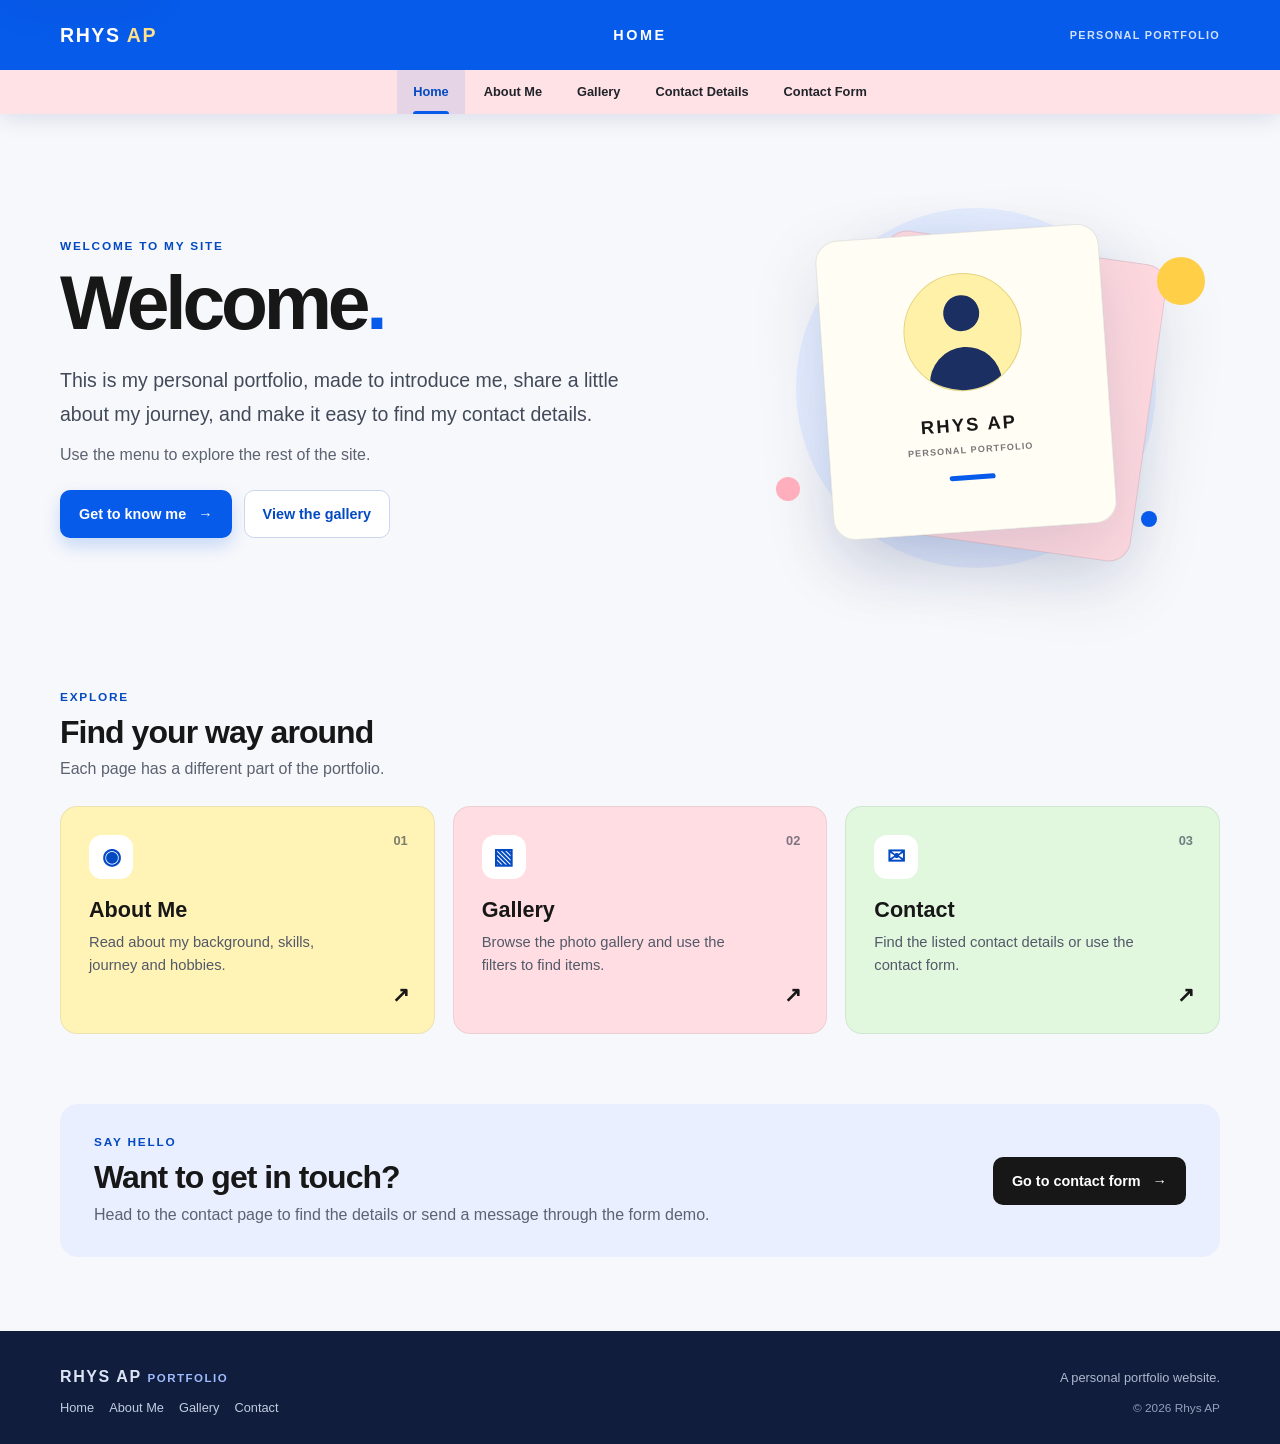
<file: index.html>
<!DOCTYPE html>
<html lang="en">
<head>
  <meta charset="UTF-8" />
  <meta name="viewport" content="width=device-width, initial-scale=1.0" />
  <meta name="description" content="Home page for the Rhys AP personal portfolio website." />
  <meta name="theme-color" content="#075bea" />
  <title>Rhys AP | Home</title>
  <link rel="stylesheet" href="style.css" />
</head>
<body>
<a class="skip-link" href="#main-content">Skip to content</a>
<header class="site-header">
  <div class="header-top">
    <a class="brand" href="index.html" aria-label="Rhys AP home">RHYS <span>AP</span></a>
    <div class="header-page-title">HOME</div>
    <div class="header-tagline">PERSONAL PORTFOLIO</div>
  </div>
  <div class="menu-bar">
    <button class="menu-toggle" type="button" aria-label="Open navigation" aria-expanded="false" aria-controls="main-navigation">
      <span class="hamburger-lines" aria-hidden="true"><span></span><span></span><span></span></span>
      <span class="menu-word">MENU</span>
    </button>
    <nav class="nav" id="main-navigation" aria-label="Main navigation">
      <a href="index.html" class="active" aria-current="page">Home</a><a href="about-me.html">About Me</a><a href="gallery.html">Gallery</a><a href="contact-details.html">Contact Details</a><a href="contact-form.html">Contact Form</a>
    </nav>
  </div>
</header>
<main id="main-content" class="page page-home">
  <section class="home-hero content-width">
    <div class="hero-copy">
      <p class="eyebrow">WELCOME TO MY SITE</p>
      <h1>Welcome<span class="title-dot">.</span></h1>
      <p class="hero-lead">This is my personal portfolio, made to introduce me, share a little about my journey, and make it easy to find my contact details.</p>
      <p class="hero-note">Use the menu to explore the rest of the site.</p>
      <div class="hero-actions">
        <a class="button button-primary" href="about.html">Get to know me <span aria-hidden="true">→</span></a>
        <a class="button button-secondary" href="products.html">View the gallery</a>
      </div>
    </div>
    <div class="hero-art" aria-label="Decorative portfolio illustration" role="img">
      <div class="art-card art-card-back"><span class="art-label">MY SPACE</span><div class="art-back-lines"><i></i><i></i><i></i></div></div>
      <div class="art-card art-card-front"><div class="art-avatar"><span></span></div><p>RHYS AP</p><small>PERSONAL PORTFOLIO</small><div class="art-underline"></div></div>
      <span class="art-orb orb-yellow"></span><span class="art-orb orb-pink"></span><span class="art-orb orb-blue"></span>
    </div>
  </section>
  <section class="home-links content-width" aria-labelledby="explore-title">
    <div class="section-heading">
      <p class="eyebrow">EXPLORE</p>
      <h2 id="explore-title">Find your way around</h2>
      <p>Each page has a different part of the portfolio.</p>
    </div>
    <div class="link-card-grid">
      <a class="link-card link-card-yellow" href="about.html"><span class="link-card-number">01</span><span class="link-card-icon" aria-hidden="true">◉</span><h3>About Me</h3><p>Read about my background, skills, journey and hobbies.</p><span class="card-arrow" aria-hidden="true">↗</span></a>
      <a class="link-card link-card-pink" href="products.html"><span class="link-card-number">02</span><span class="link-card-icon" aria-hidden="true">▧</span><h3>Gallery</h3><p>Browse the photo gallery and use the filters to find items.</p><span class="card-arrow" aria-hidden="true">↗</span></a>
      <a class="link-card link-card-green" href="contact-details.html"><span class="link-card-number">03</span><span class="link-card-icon" aria-hidden="true">✉</span><h3>Contact</h3><p>Find the listed contact details or use the contact form.</p><span class="card-arrow" aria-hidden="true">↗</span></a>
    </div>
  </section>
  <section class="home-contact-strip content-width">
    <div><p class="eyebrow">SAY HELLO</p><h2>Want to get in touch?</h2><p>Head to the contact page to find the details or send a message through the form demo.</p></div>
    <a class="button button-dark" href="contact-form.html">Go to contact form <span aria-hidden="true">→</span></a>
  </section>
</main>
<footer class="site-footer">
  <div class="footer-inner">
    <a class="footer-brand" href="index.html">RHYS AP <span>PORTFOLIO</span></a>
    <p>A personal portfolio website.</p>
    <nav class="footer-links" aria-label="Footer navigation">
      <a href="index.html">Home</a><a href="about-me.html">About Me</a><a href="gallery.html">Gallery</a><a href="contact-details.html">Contact</a>
    </nav>
    <small>© <span id="current-year">2026</span> Rhys AP</small>
  </div>
</footer>
<script src="script.js"></script>
</body>
</html>
</file>
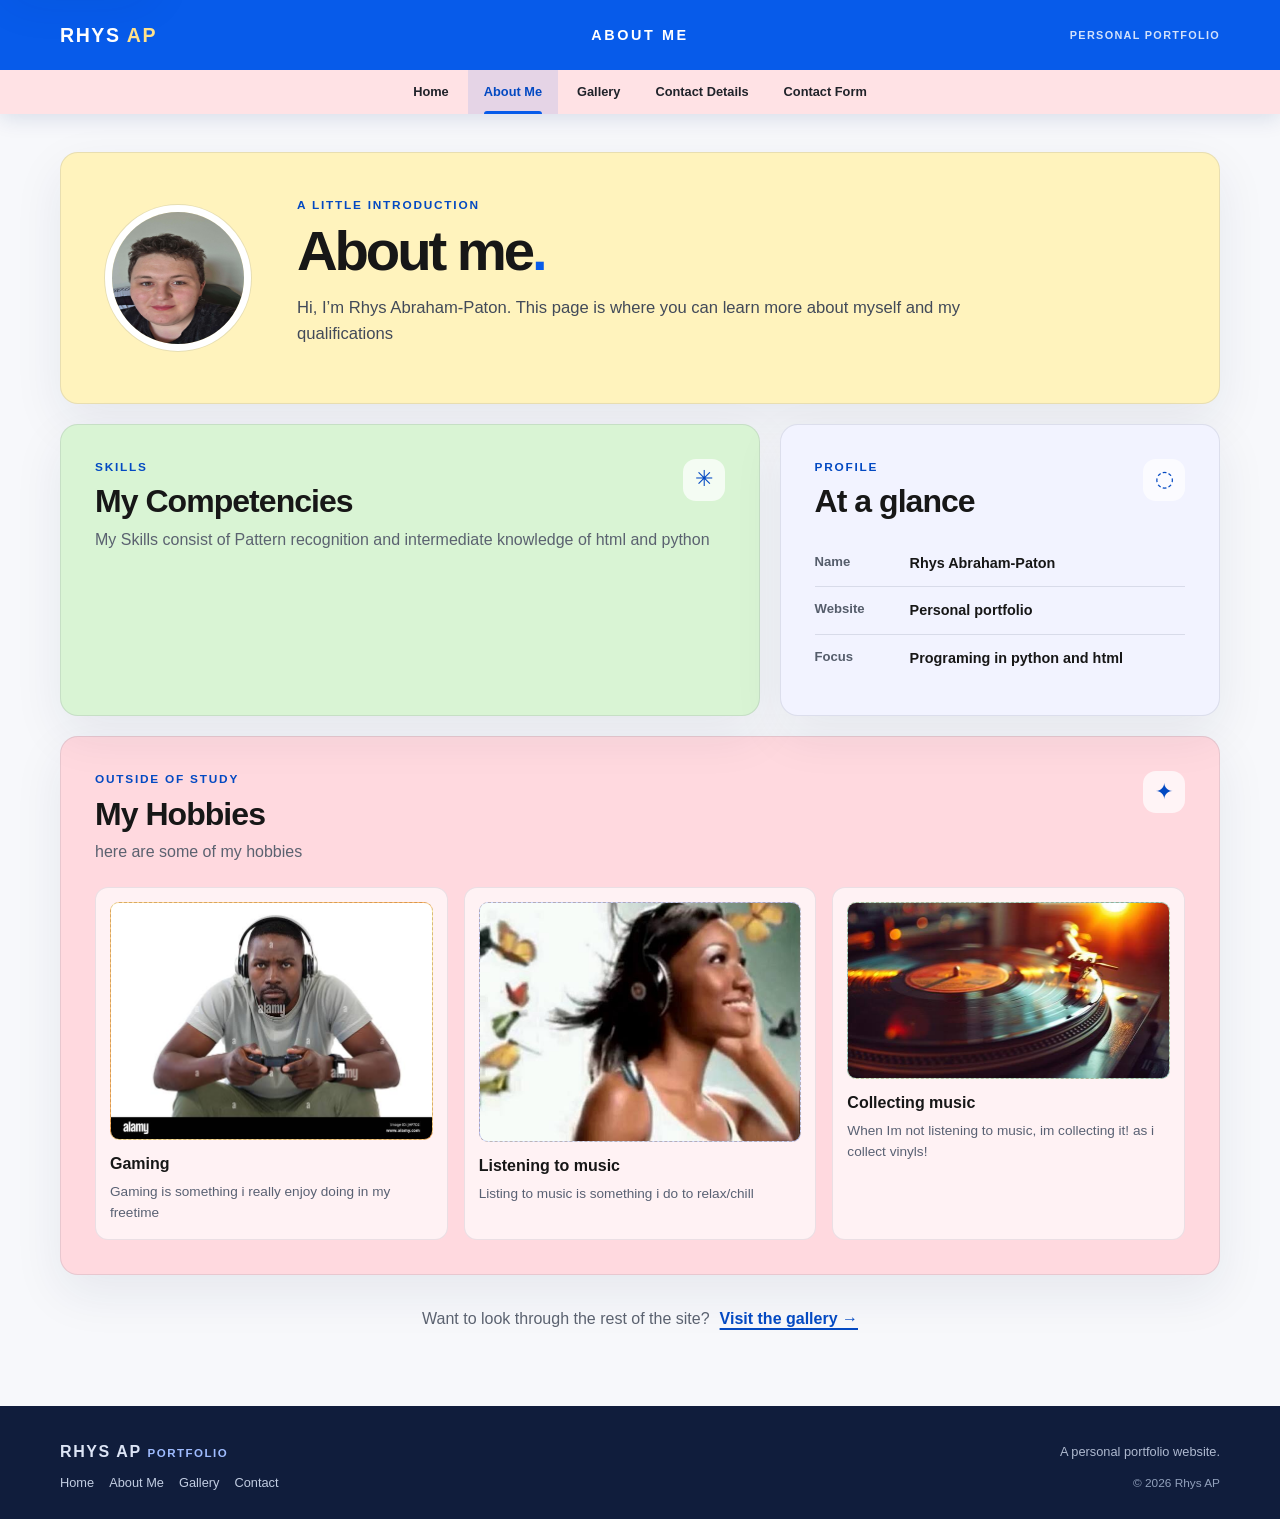
<file: about-me.html>
<!DOCTYPE html>
<html lang="en">
<head>
  <meta charset="UTF-8" />
  <meta name="viewport" content="width=device-width, initial-scale=1.0" />
  <meta name="description" content="About Rhys AP, with sections for a short biography, competencies, journey and hobbies." />
  <meta name="theme-color" content="#075bea" />
  <title>Rhys AP | About Me</title>
  <link rel="stylesheet" href="style.css" />
</head>
<body>
<a class="skip-link" href="#main-content">Skip to content</a>
<header class="site-header">
  <div class="header-top">
    <a class="brand" href="index.html" aria-label="Rhys AP home">RHYS <span>AP</span></a>
    <div class="header-page-title">ABOUT ME</div>
    <div class="header-tagline">PERSONAL PORTFOLIO</div>
  </div>
  <div class="menu-bar">
    <button class="menu-toggle" type="button" aria-label="Open navigation" aria-expanded="false" aria-controls="main-navigation">
      <span class="hamburger-lines" aria-hidden="true"><span></span><span></span><span></span></span>
      <span class="menu-word">MENU</span>
    </button>
    <nav class="nav" id="main-navigation" aria-label="Main navigation">
      <a href="index.html">Home</a><a href="about-me.html" class="active" aria-current="page">About Me</a><a href="gallery.html">Gallery</a><a href="contact-details.html">Contact Details</a><a href="contact-form.html">Contact Form</a>
    </nav>
  </div>
</header>
<main id="main-content" class="page about-page content-width">
  <section class="about-intro card-panel">
    <img 
    class="profile-placeholder"
    src="assets/profile.png"
    alt="Photo of Rhys"
  >
    <div class="about-intro-copy">
      <p class="eyebrow">A LITTLE INTRODUCTION</p>
      <h1>About me<span class="title-dot">.</span></h1>
      <p class="intro-copy">Hi, I’m Rhys Abraham-Paton. This page is where you can learn more about myself and my qualifications</p>
    </div>
  </section>
  <section class="about-top-grid">
    <article class="card-panel competencies-card">
      <div class="section-title-row"><div><p class="eyebrow">SKILLS</p><h2>My Competencies</h2></div><span class="section-symbol" aria-hidden="true">✳</span></div>
      <p class="section-intro">My Skills consist of Pattern recognition and intermediate knowledge of html and python</p>
    </article>
    <article class="card-panel mini-about-card">
      <div class="section-title-row"><div><p class="eyebrow">PROFILE</p><h2>At a glance</h2></div><span class="section-symbol" aria-hidden="true">◌</span></div>
      <dl class="profile-facts"><div><dt>Name</dt><dd>Rhys Abraham-Paton</dd></div><div><dt>Website</dt><dd>Personal portfolio</dd></div><div><dt>Focus</dt><dd>Programing in python and html</dd></div></dl>
  </section>
  <section class="card-panel hobbies-card">
    <div class="section-title-row"><div><p class="eyebrow">OUTSIDE OF STUDY</p><h2>My Hobbies</h2></div><span class="section-symbol" aria-hidden="true">✦</span></div>
    <p class="section-intro">here are some of my hobbies</p>
    <div class="hobby-grid">

  <article class="hobby-tile hobby-one">
    <img class="hobby-picture" src="assets/hobby1.png" alt="My first hobby">
    <h3>Gaming</h3>
    <p>Gaming is something i really enjoy doing in my freetime </p>
  </article>

  <article class="hobby-tile hobby-two">
    <img class="hobby-picture" src="assets/hobby2.png" alt="My second hobby">
    <h3>Listening to music</h3>
    <p>Listing to music is something i do to relax/chill</p>
  </article>

  <article class="hobby-tile hobby-three">
    <img class="hobby-picture" src="assets/hobby3.png" alt="My third hobby">
    <h3>Collecting music</h3>
    <p>When Im not listening to music, im collecting it! as i collect vinyls!</p>
  </article>

</div>
  </section>
  <div class="page-end-link"><p>Want to look through the rest of the site?</p><a class="text-link" href="products.html">Visit the gallery <span aria-hidden="true">→</span></a></div>
</main>
<footer class="site-footer">
  <div class="footer-inner">
    <a class="footer-brand" href="index.html">RHYS AP <span>PORTFOLIO</span></a>
    <p>A personal portfolio website.</p>
    <nav class="footer-links" aria-label="Footer navigation">
      <a href="index.html">Home</a><a href="about-me.html">About Me</a><a href="gallery.html">Gallery</a><a href="contact-details.html">Contact</a>
    </nav>
    <small>© <span id="current-year">2026</span> Rhys AP</small>
  </div>
</footer>
<script src="script.js"></script>
</body>
</html>
</file>
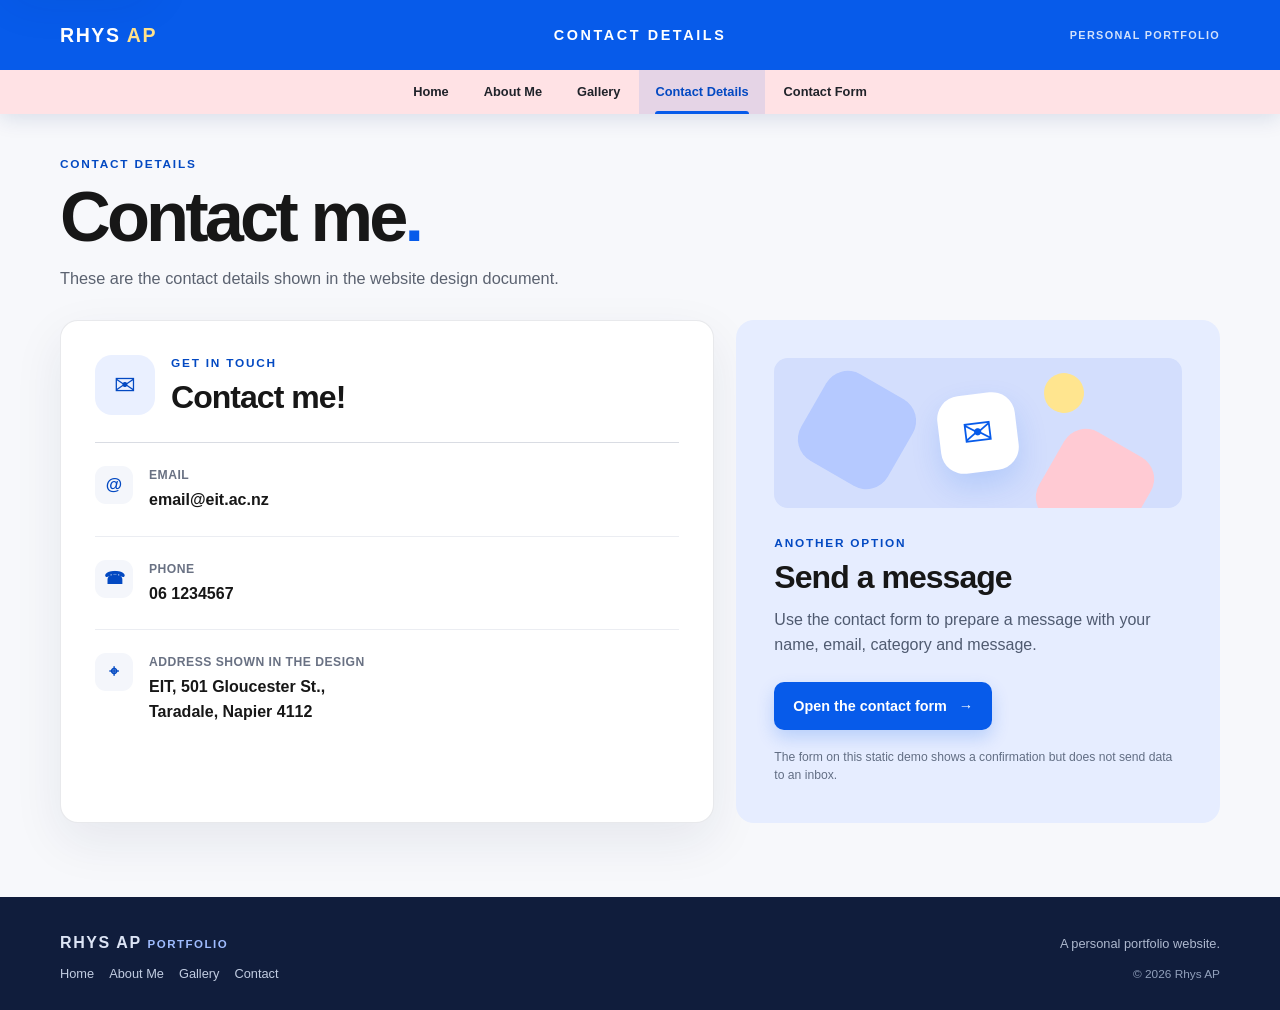
<file: contact-details.html>
<!DOCTYPE html>
<html lang="en">
<head>
  <meta charset="UTF-8" />
  <meta name="viewport" content="width=device-width, initial-scale=1.0" />
  <meta name="description" content="Contact details and ways to reach Rhys AP." />
  <meta name="theme-color" content="#075bea" />
  <title>Rhys AP | Contact Details</title>
  <link rel="stylesheet" href="style.css" />
</head>
<body>
<a class="skip-link" href="#main-content">Skip to content</a>
<header class="site-header">
  <div class="header-top">
    <a class="brand" href="index.html" aria-label="Rhys AP home">RHYS <span>AP</span></a>
    <div class="header-page-title">CONTACT DETAILS</div>
    <div class="header-tagline">PERSONAL PORTFOLIO</div>
  </div>
  <div class="menu-bar">
    <button class="menu-toggle" type="button" aria-label="Open navigation" aria-expanded="false" aria-controls="main-navigation">
      <span class="hamburger-lines" aria-hidden="true"><span></span><span></span><span></span></span>
      <span class="menu-word">MENU</span>
    </button>
    <nav class="nav" id="main-navigation" aria-label="Main navigation">
      <a href="index.html">Home</a><a href="about-me.html">About Me</a><a href="gallery.html">Gallery</a><a href="contact-details.html" class="active" aria-current="page">Contact Details</a><a href="contact-form.html">Contact Form</a>
    </nav>
  </div>
</header>
<main id="main-content" class="page contact-details-page content-width">
  <section class="page-heading-block"><p class="eyebrow">CONTACT DETAILS</p><h1>Contact me<span class="title-dot">.</span></h1><p>These are the contact details shown in the website design document.</p></section>
  <section class="contact-details-layout">
    <div class="contact-details-card card-panel">
      <div class="contact-card-top"><span class="contact-icon" aria-hidden="true">✉</span><div><p class="eyebrow">GET IN TOUCH</p><h2>Contact me!</h2></div></div>
      <div class="detail-row"><span class="detail-icon" aria-hidden="true">@</span><div><span class="detail-label">Email</span><a href="mailto:email@eit.ac.nz">email@eit.ac.nz</a></div></div>
      <div class="detail-row"><span class="detail-icon" aria-hidden="true">☎</span><div><span class="detail-label">Phone</span><a href="tel:061234567">06 1234567</a></div></div>
      <div class="detail-row"><span class="detail-icon" aria-hidden="true">⌖</span><div><span class="detail-label">Address shown in the design</span><address>EIT, 501 Gloucester St.,<br />Taradale, Napier 4112</address></div></div>
    </div>
    <aside class="contact-side-note">
      <div class="note-art" aria-hidden="true"><span>✉</span><i></i><i></i><i></i></div>
      <p class="eyebrow">ANOTHER OPTION</p><h2>Send a message</h2><p>Use the contact form to prepare a message with your name, email, category and message.</p><a class="button button-primary" href="contact-form.html">Open the contact form <span aria-hidden="true">→</span></a>
      <p class="small-print">The form on this static demo shows a confirmation but does not send data to an inbox.</p>
    </aside>
  </section>
</main>
<footer class="site-footer">
  <div class="footer-inner">
    <a class="footer-brand" href="index.html">RHYS AP <span>PORTFOLIO</span></a>
    <p>A personal portfolio website.</p>
    <nav class="footer-links" aria-label="Footer navigation">
      <a href="index.html">Home</a><a href="about-me.html">About Me</a><a href="gallery.html">Gallery</a><a href="contact-details.html">Contact</a>
    </nav>
    <small>© <span id="current-year">2026</span> Rhys AP</small>
  </div>
</footer>
<script src="script.js"></script>
</body>
</html>
</file>
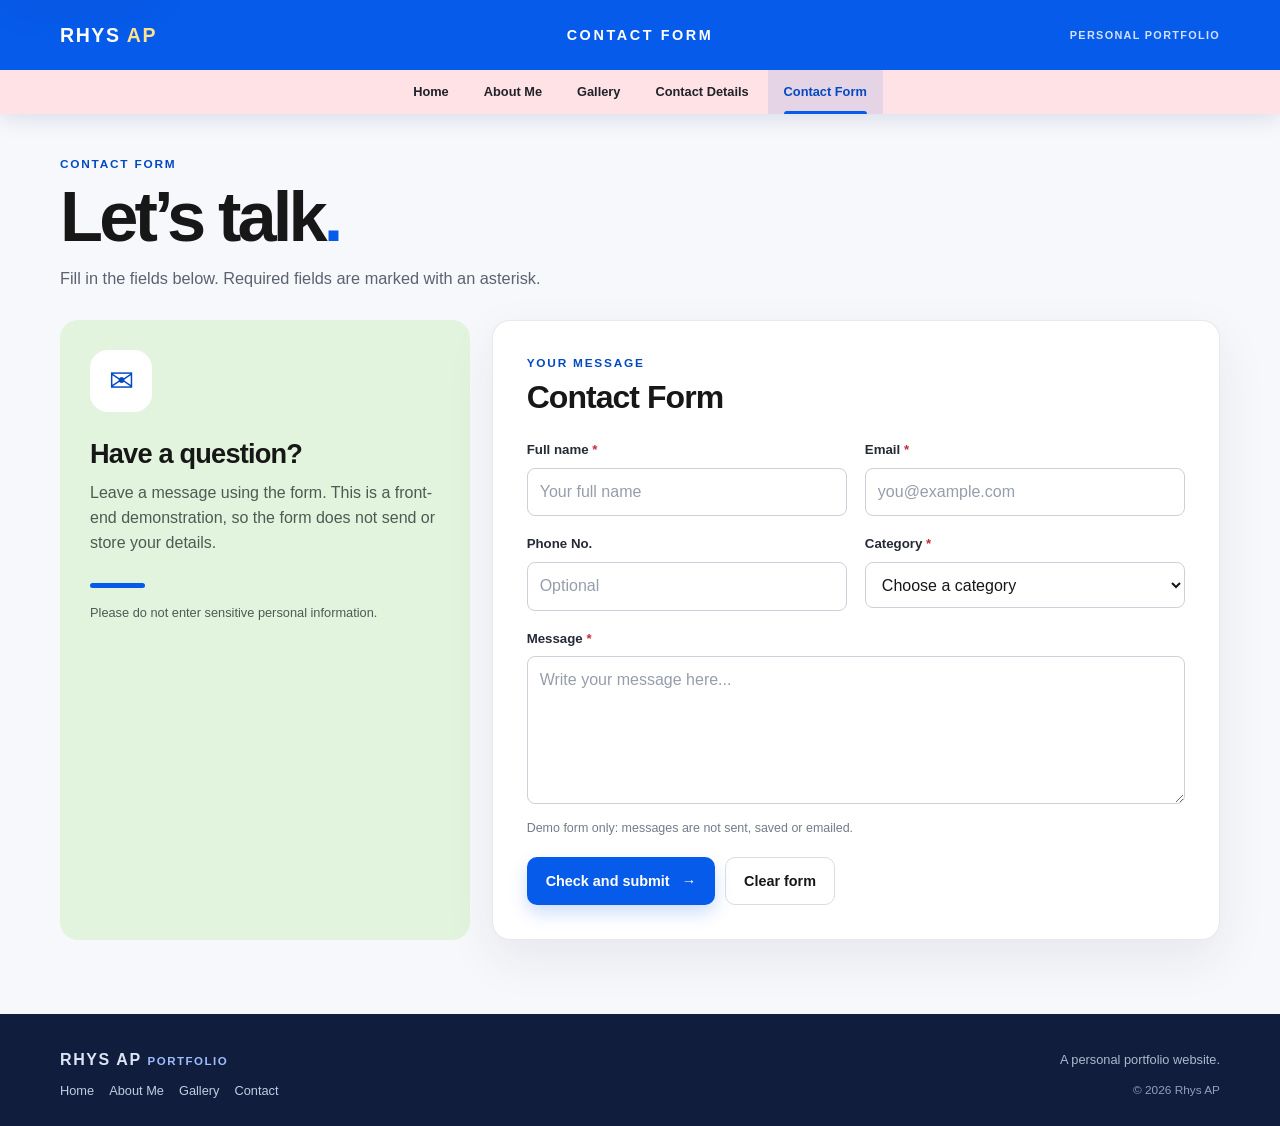
<file: contact-form.html>
<!DOCTYPE html>
<html lang="en">
<head>
  <meta charset="UTF-8" />
  <meta name="viewport" content="width=device-width, initial-scale=1.0" />
  <meta name="description" content="Contact form demonstration with name, email, phone, category and message fields." />
  <meta name="theme-color" content="#075bea" />
  <title>Rhys AP | Contact Form</title>
  <link rel="stylesheet" href="style.css" />
</head>
<body>
<a class="skip-link" href="#main-content">Skip to content</a>
<header class="site-header">
  <div class="header-top">
    <a class="brand" href="index.html" aria-label="Rhys AP home">RHYS <span>AP</span></a>
    <div class="header-page-title">CONTACT FORM</div>
    <div class="header-tagline">PERSONAL PORTFOLIO</div>
  </div>
  <div class="menu-bar">
    <button class="menu-toggle" type="button" aria-label="Open navigation" aria-expanded="false" aria-controls="main-navigation">
      <span class="hamburger-lines" aria-hidden="true"><span></span><span></span><span></span></span>
      <span class="menu-word">MENU</span>
    </button>
    <nav class="nav" id="main-navigation" aria-label="Main navigation">
      <a href="index.html">Home</a><a href="about-me.html">About Me</a><a href="gallery.html">Gallery</a><a href="contact-details.html">Contact Details</a><a href="contact-form.html" class="active" aria-current="page">Contact Form</a>
    </nav>
  </div>
</header>
<main id="main-content" class="page contact-form-page content-width">
  <section class="page-heading-block"><p class="eyebrow">CONTACT FORM</p><h1>Let’s talk<span class="title-dot">.</span></h1><p>Fill in the fields below. Required fields are marked with an asterisk.</p></section>
  <section class="form-layout">
    <div class="form-aside"><span class="form-aside-icon" aria-hidden="true">✉</span><h2>Have a question?</h2><p>Leave a message using the form. This is a front-end demonstration, so the form does not send or store your details.</p><div class="form-aside-line"></div><p class="form-aside-small">Please do not enter sensitive personal information.</p></div>
    <form class="contact-form card-panel" id="contact-form" novalidate>
      <div class="form-title"><p class="eyebrow">YOUR MESSAGE</p><h2>Contact Form</h2></div>
      <div class="form-grid">
        <div class="form-field"><label for="full-name">Full name <span aria-hidden="true">*</span></label><input id="full-name" name="fullName" type="text" autocomplete="name" placeholder="Your full name" required /></div>
        <div class="form-field"><label for="email">Email <span aria-hidden="true">*</span></label><input id="email" name="email" type="email" autocomplete="email" placeholder="you@example.com" required /></div>
        <div class="form-field"><label for="phone">Phone No.</label><input id="phone" name="phone" type="tel" autocomplete="tel" placeholder="Optional" /></div>
        <div class="form-field"><label for="category">Category <span aria-hidden="true">*</span></label><select id="category" name="category" required><option value="">Choose a category</option><option>General question</option><option>Website feedback</option><option>Project enquiry</option><option>Other</option></select></div>
        <div class="form-field form-field-wide"><label for="message">Message <span aria-hidden="true">*</span></label><textarea id="message" name="message" rows="5" placeholder="Write your message here..." required></textarea></div>
      </div>
      <p class="form-disclaimer">Demo form only: messages are not sent, saved or emailed.</p>
      <div class="form-actions"><button class="button button-primary" type="submit">Check and submit <span aria-hidden="true">→</span></button><button class="button button-quiet" type="reset">Clear form</button></div>
      <div class="form-feedback" id="form-feedback" role="status" aria-live="polite" hidden></div>
    </form>
  </section>
</main>
<footer class="site-footer">
  <div class="footer-inner">
    <a class="footer-brand" href="index.html">RHYS AP <span>PORTFOLIO</span></a>
    <p>A personal portfolio website.</p>
    <nav class="footer-links" aria-label="Footer navigation">
      <a href="index.html">Home</a><a href="about-me.html">About Me</a><a href="gallery.html">Gallery</a><a href="contact-details.html">Contact</a>
    </nav>
    <small>© <span id="current-year">2026</span> Rhys AP</small>
  </div>
</footer>
<script src="script.js"></script>
</body>
</html>
</file>
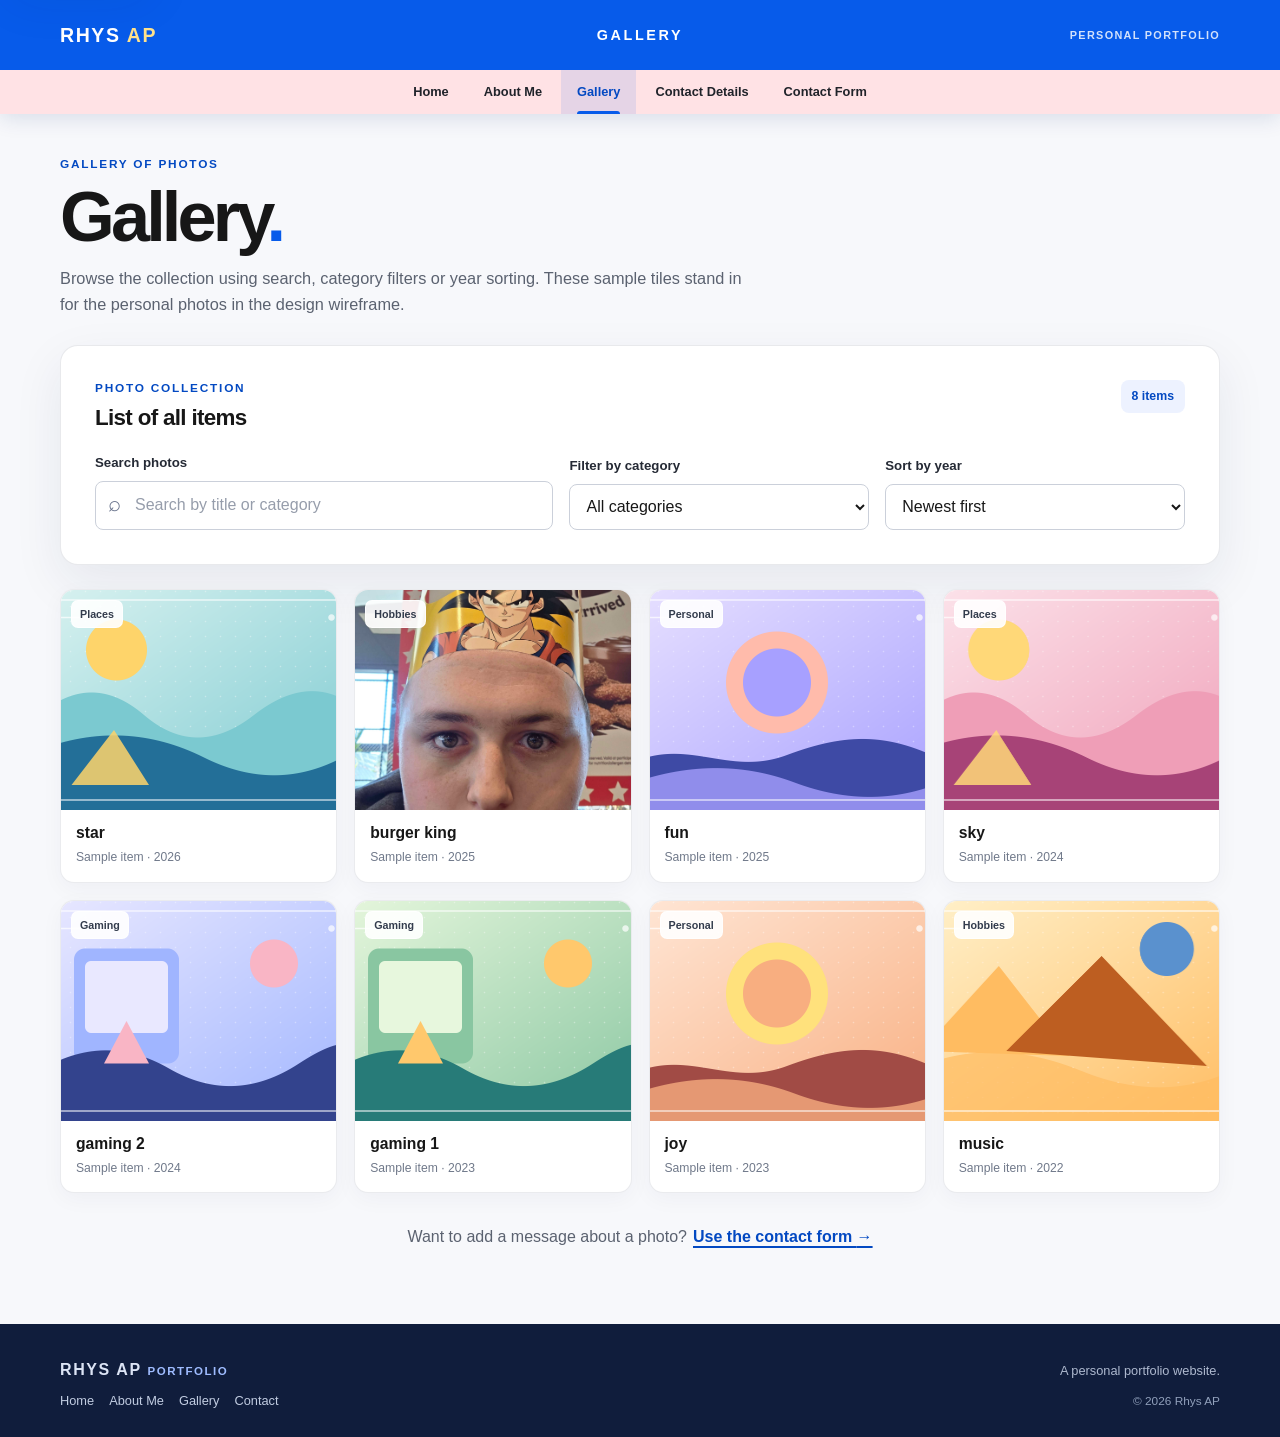
<file: gallery.html>
<!DOCTYPE html>
<html lang="en">
<head>
  <meta charset="UTF-8" />
  <meta name="viewport" content="width=device-width, initial-scale=1.0" />
  <meta name="description" content="Responsive photo gallery with search, category filters and year sorting." />
  <meta name="theme-color" content="#075bea" />
  <title>Rhys AP | Gallery</title>
  <link rel="stylesheet" href="style.css" />
</head>
<body>
<a class="skip-link" href="#main-content">Skip to content</a>
<header class="site-header">
  <div class="header-top">
    <a class="brand" href="index.html" aria-label="Rhys AP home">RHYS <span>AP</span></a>
    <div class="header-page-title">GALLERY</div>
    <div class="header-tagline">PERSONAL PORTFOLIO</div>
  </div>
  <div class="menu-bar">
    <button class="menu-toggle" type="button" aria-label="Open navigation" aria-expanded="false" aria-controls="main-navigation">
      <span class="hamburger-lines" aria-hidden="true"><span></span><span></span><span></span></span>
      <span class="menu-word">MENU</span>
    </button>
    <nav class="nav" id="main-navigation" aria-label="Main navigation">
      <a href="index.html">Home</a><a href="about-me.html">About Me</a><a href="gallery.html" class="active" aria-current="page">Gallery</a><a href="contact-details.html">Contact Details</a><a href="contact-form.html">Contact Form</a>
    </nav>
  </div>
</header>
<main id="main-content" class="page gallery-page content-width">
  <section class="page-heading-block gallery-heading"><p class="eyebrow">GALLERY OF PHOTOS</p><h1>Gallery<span class="title-dot">.</span></h1><p>Browse the collection using search, category filters or year sorting. These sample tiles stand in for the personal photos in the design wireframe.</p></section>
  <section class="gallery-controls card-panel" aria-label="Gallery filters">
    <div class="gallery-controls-title"><div><p class="eyebrow">PHOTO COLLECTION</p><h2>List of all items</h2></div><span class="gallery-count" id="gallery-count">16 items</span></div>
    <div class="filter-row">
      <div class="form-field search-field"><label for="photo-search">Search photos</label><div class="search-input-wrap"><span aria-hidden="true">⌕</span><input type="search" id="photo-search" placeholder="Search by title or category" /></div></div>
      <div class="form-field"><label for="filter-category">Filter by category</label><select id="filter-category"><option value="all">All categories</option><option value="hobbies">Hobbies</option><option value="gaming">Gaming</option><option value="places">Places</option><option value="personal">Personal</option></select></div>
      <div class="form-field"><label for="sort-year">Sort by year</label><select id="sort-year"><option value="newest">Newest first</option><option value="oldest">Oldest first</option><option value="title">Photo title</option></select></div>
    </div>
  </section>
  <section class="gallery-grid" id="gallery-grid" aria-label="Gallery results" aria-live="polite">
    <noscript><p>Enable JavaScript to use the gallery search and filters.</p></noscript>
  </section>
  <div class="no-results" id="no-results" hidden><span aria-hidden="true">⌕</span><h2>No photos found</h2><p>Try a different search or category.</p><button class="button button-secondary" id="reset-gallery" type="button">Reset filters</button></div>
  <p class="gallery-end-note">Want to add a message about a photo? <a class="text-link" href="contact-form.html">Use the contact form <span aria-hidden="true">→</span></a></p>
</main>
<footer class="site-footer">
  <div class="footer-inner">
    <a class="footer-brand" href="index.html">RHYS AP <span>PORTFOLIO</span></a>
    <p>A personal portfolio website.</p>
    <nav class="footer-links" aria-label="Footer navigation">
      <a href="index.html">Home</a><a href="about-me.html">About Me</a><a href="gallery.html">Gallery</a><a href="contact-details.html">Contact</a>
    </nav>
    <small>© <span id="current-year">2026</span> Rhys AP</small>
  </div>
</footer>
<script src="script.js"></script>
</body>
</html>
</file>
<file: style.css>
/* Rhys AP Portfolio — responsive styles inspired by the supplied wireframes */
:root {
  --blue: #075bea;
  --blue-dark: #0349c2;
  --blue-soft: #e8efff;
  --yellow: #fff1a8;
  --green: #d9f4d4;
  --purple: #dfe2ff;
  --pink: #ffd9df;
  --pink-bar: #ffe2e5;
  --orange: #ffae16;
  --ink: #171717;
  --muted: #5b6270;
  --white: #fff;
  --line: #d9dce3;
  --surface: #ffffff;
  --page-bg: #f7f8fb;
  --radius: 18px;
  --shadow-soft: 0 18px 50px rgba(20, 37, 79, .08);
  --content: 1160px;
}
* { box-sizing: border-box; }
html { scroll-behavior: smooth; scroll-padding-top: 130px; }
body { margin: 0; min-height: 100vh; font-family: Arial, Helvetica, sans-serif; color: var(--ink); background: var(--page-bg); line-height: 1.55; }
a { color: inherit; text-decoration: none; }
button, input, textarea, select { font: inherit; }
button, select { cursor: pointer; }
img { display: block; max-width: 100%; }
:focus-visible { outline: 3px solid #ff9900; outline-offset: 3px; }
.skip-link { position: fixed; top: 8px; left: 8px; z-index: 100; transform: translateY(-160%); padding: 10px 14px; background: white; color: var(--blue-dark); font-weight: 800; border-radius: 8px; box-shadow: var(--shadow-soft); }
.skip-link:focus { transform: translateY(0); }
.content-width { width: min(var(--content), calc(100% - 44px)); margin-inline: auto; }
.site-header { position: sticky; top: 0; z-index: 50; box-shadow: 0 5px 20px rgba(4, 39, 111, .12); }
.header-top { min-height: 70px; padding: 0 max(22px, calc((100vw - var(--content)) / 2)); display: grid; grid-template-columns: 1fr auto 1fr; align-items: center; gap: 14px; background: var(--blue); color: var(--white); }
.brand { font-size: 1.22rem; font-weight: 900; letter-spacing: .08em; justify-self: start; white-space: nowrap; }
.brand span { color: #ffe28b; }
.header-page-title { font-size: .9rem; font-weight: 900; letter-spacing: .18em; text-align: center; }
.header-tagline { justify-self: end; font-size: .68rem; font-weight: 800; letter-spacing: .12em; color: rgba(255,255,255,.82); }
.menu-bar { min-height: 44px; padding: 0 max(22px, calc((100vw - var(--content)) / 2)); display: flex; align-items: stretch; justify-content: center; background: var(--pink-bar); }
.nav { display: flex; align-items: stretch; justify-content: center; flex-wrap: wrap; gap: 3px; }
.nav a { position: relative; display: flex; align-items: center; padding: 10px 16px; font-size: .8rem; font-weight: 800; color: #20232a; transition: background .18s ease, color .18s ease; }
.nav a:hover, .nav a.active { background: rgba(7,91,234,.1); color: var(--blue-dark); }
.nav a.active::after { position: absolute; bottom: 0; left: 16px; right: 16px; height: 3px; content: ""; background: var(--blue); border-radius: 3px 3px 0 0; }
.menu-toggle { display: none; border: 0; background: transparent; align-items: center; justify-content: flex-start; gap: 10px; min-height: 44px; padding: 8px 0; color: #222; font-size: .76rem; font-weight: 900; letter-spacing: .08em; }
.hamburger-lines { display: flex; flex-direction: column; justify-content: center; gap: 4px; width: 23px; height: 24px; }
.hamburger-lines span { display: block; width: 22px; height: 2.5px; border-radius: 4px; background: var(--ink); transition: transform .18s ease, opacity .18s ease; }
.menu-toggle.open .hamburger-lines span:first-child { transform: translateY(6.5px) rotate(45deg); }
.menu-toggle.open .hamburger-lines span:nth-child(2) { opacity: 0; }
.menu-toggle.open .hamburger-lines span:last-child { transform: translateY(-6.5px) rotate(-45deg); }
.page { min-height: 60vh; padding-block: 42px 74px; }
.eyebrow { margin: 0 0 8px; color: var(--blue-dark); font-size: .74rem; font-weight: 900; letter-spacing: .15em; line-height: 1.4; }
h1, h2, h3, p { margin-top: 0; }
h1 { margin-bottom: 16px; font-size: clamp(2.6rem, 6vw, 4.8rem); line-height: 1.02; letter-spacing: -.055em; }
h2 { margin-bottom: 12px; font-size: clamp(1.45rem, 2.6vw, 2rem); line-height: 1.15; letter-spacing: -.03em; }
h3 { margin-bottom: 8px; line-height: 1.2; }
.title-dot { color: var(--blue); }
.button { min-height: 48px; display: inline-flex; gap: 12px; align-items: center; justify-content: center; padding: 12px 18px; border: 1px solid transparent; border-radius: 10px; font-size: .9rem; font-weight: 800; line-height: 1.25; transition: transform .18s ease, background .18s ease, border-color .18s ease; }
.button:hover { transform: translateY(-2px); }
.button-primary { background: var(--blue); color: var(--white); box-shadow: 0 8px 18px rgba(7,91,234,.2); }
.button-primary:hover { background: var(--blue-dark); }
.button-secondary { border-color: #cbd6ef; background: white; color: var(--blue-dark); }
.button-secondary:hover { border-color: var(--blue); background: #f6f8ff; }
.button-dark { background: var(--ink); color: white; }
.button-dark:hover { background: #333; }
.button-quiet { background: transparent; border-color: var(--line); color: var(--ink); }
.button-quiet:hover { background: #f6f7fb; }
.card-panel { border: 1px solid rgba(31, 41, 67, .1); border-radius: var(--radius); padding: clamp(22px, 3vw, 34px); box-shadow: var(--shadow-soft); }
.section-intro { max-width: 660px; margin-bottom: 22px; color: var(--muted); }
.section-title-row { display: flex; justify-content: space-between; align-items: flex-start; gap: 16px; margin-bottom: 8px; }
.section-title-row h2 { margin-bottom: 0; }
.section-symbol { display: grid; place-items: center; flex: 0 0 42px; width: 42px; height: 42px; background: rgba(255,255,255,.72); border-radius: 13px; color: var(--blue-dark); font-size: 1.4rem; }
.tiny-hint { color: #687083; font-size: .75rem; margin: 12px 0 0; }
/* Home */
.page-home { padding-top: 0; }
.home-hero { position: relative; min-height: 540px; display: grid; grid-template-columns: minmax(0, 1.1fr) minmax(320px, .9fr); gap: clamp(30px, 6vw, 78px); align-items: center; padding-block: 72px 64px; }
.hero-copy { position: relative; z-index: 1; max-width: 640px; }
.hero-copy h1 { margin-bottom: 22px; }
.hero-lead { max-width: 590px; margin-bottom: 12px; color: #424a59; font-size: clamp(1.05rem, 2vw, 1.22rem); line-height: 1.75; }
.hero-note { margin-bottom: 22px; color: var(--muted); }
.hero-actions { display: flex; flex-wrap: wrap; gap: 12px; align-items: center; }
.hero-art { min-height: 365px; position: relative; display: grid; place-items: center; isolation: isolate; }
.hero-art::before { position: absolute; content: ""; width: min(85%, 360px); aspect-ratio: 1; border-radius: 50%; background: #e5edff; z-index: -2; }
.art-card { position: absolute; width: min(76%, 284px); height: 300px; border: 1px solid rgba(18,31,60,.1); border-radius: 22px; box-shadow: 0 24px 70px rgba(30,52,103,.14); }
.art-card-back { background: var(--pink); transform: translate(32px, 8px) rotate(8deg); padding: 22px; }
.art-label { display: inline-block; font-size: .67rem; letter-spacing: .16em; font-weight: 900; }
.art-back-lines { position: absolute; bottom: 30px; left: 22px; right: 22px; display: grid; gap: 11px; }
.art-back-lines i { display: block; width: 88%; height: 9px; border-radius: 8px; background: rgba(7,91,234,.19); }
.art-back-lines i:nth-child(2) { width: 69%; }
.art-back-lines i:nth-child(3) { width: 48%; }
.art-card-front { z-index: 1; background: #fffdf4; padding: 30px 22px; text-align: center; transform: translate(-10px, -6px) rotate(-4deg); }
.art-avatar { width: 118px; height: 118px; margin: 10px auto 20px; border-radius: 50%; background: var(--yellow); border: 1px solid #e5d47e; position: relative; overflow: hidden; }
.art-avatar::before { content: ""; width: 36px; height: 36px; position: absolute; left: calc(50% - 18px); top: 21px; border-radius: 50%; background: #1c2f62; }
.art-avatar::after { content: ""; width: 72px; height: 48px; position: absolute; left: calc(50% - 36px); bottom: -5px; border-radius: 38px 38px 10px 10px; background: #1c2f62; }
.art-card-front p { margin: 0; font-size: 1.15rem; font-weight: 900; letter-spacing: .12em; }
.art-card-front small { display: block; margin-top: 3px; color: #777; font-size: .57rem; font-weight: 800; letter-spacing: .12em; }
.art-underline { width: 46px; height: 5px; margin: 18px auto 0; border-radius: 9px; background: var(--blue); }
.art-orb { position: absolute; display: block; border-radius: 50%; z-index: 2; }
.orb-yellow { width: 48px; height: 48px; right: 3%; top: 14%; background: #ffcf48; }
.orb-pink { width: 24px; height: 24px; left: 9%; bottom: 19%; background: #ffaebd; }
.orb-blue { width: 16px; height: 16px; right: 13%; bottom: 12%; background: var(--blue); }
.home-links { padding-block: 35px 48px; }
.section-heading { margin-bottom: 24px; }
.section-heading h2 { margin-bottom: 7px; }
.section-heading > p:last-child { color: var(--muted); }
.link-card-grid { display: grid; grid-template-columns: repeat(3, minmax(0, 1fr)); gap: 18px; }
.link-card { min-height: 228px; position: relative; display: block; padding: 28px; border-radius: 17px; border: 1px solid rgba(31,41,67,.08); transition: transform .2s ease, box-shadow .2s ease; }
.link-card:hover { transform: translateY(-5px); box-shadow: var(--shadow-soft); }
.link-card-yellow { background: #fff3b6; }
.link-card-pink { background: #ffdde2; }
.link-card-green { background: #e1f7de; }
.link-card-number { position: absolute; top: 24px; right: 26px; font-size: .8rem; font-weight: 900; color: rgba(20,30,50,.55); }
.link-card-icon { display: grid; place-items: center; width: 44px; height: 44px; margin-bottom: 18px; border-radius: 13px; background: white; font-size: 1.35rem; font-weight: 800; color: var(--blue-dark); }
.link-card h3 { font-size: 1.35rem; }
.link-card p { max-width: 270px; margin-bottom: 0; color: #525968; font-size: .92rem; }
.card-arrow { position: absolute; right: 24px; bottom: 22px; font-size: 1.3rem; font-weight: 800; }
.home-contact-strip { display: flex; justify-content: space-between; align-items: center; gap: 24px; padding: 30px 34px; background: #e9efff; border-radius: 18px; margin-top: 22px; }
.home-contact-strip h2 { margin-bottom: 7px; }
.home-contact-strip p:not(.eyebrow) { margin-bottom: 0; color: var(--muted); }
/* About */
.about-page { padding-top: 38px; }
.about-intro { display: grid; grid-template-columns: 150px 1fr; align-items: center; gap: clamp(22px, 4vw, 42px); background: #fff3bd; padding: clamp(24px, 4vw, 44px); margin-bottom: 20px; }
.profile-placeholder { position: relative; width: 146px; aspect-ratio: 1; border: 7px solid #fff; border-radius: 50%; overflow: hidden; background: #f2dfa0; box-shadow: 0 0 0 1px rgba(19,38,80,.1); }
.profile-head { position: absolute; top: 22%; left: 33%; width: 34%; aspect-ratio: 1; border-radius: 50%; background: #24345e; }
.profile-shoulders { position: absolute; bottom: -6%; left: 15%; width: 70%; height: 48%; border-radius: 55% 55% 18% 18%; background: #24345e; }
.about-intro h1 { font-size: clamp(2.2rem, 4.4vw, 3.8rem); }
.intro-copy { max-width: 760px; margin-bottom: 12px; color: #424a59; font-size: 1.04rem; }
.editable-note { margin: 14px 0 0; padding: 12px 14px; border-left: 3px solid var(--blue); background: rgba(255,255,255,.58); color: #555d6b; font-size: .84rem; }
.about-top-grid { display: grid; grid-template-columns: 1.35fr .85fr; gap: 20px; margin-bottom: 20px; }
.competencies-card { background: var(--green); }
.mini-about-card { background: #f2f3ff; }
.competency-list { display: grid; grid-template-columns: repeat(3, minmax(0, 1fr)); gap: 12px; perspective: 950px; }
.competency-flip { position: relative; min-height: 132px; border: 0; background: transparent; border-radius: 10px; padding: 0; text-align: center; transform-style: preserve-3d; }
.flip-inner { display: block; position: absolute; inset: 0; transform-style: preserve-3d; transition: transform .55s cubic-bezier(.2,.7,.2,1); }
.competency-flip.flipped .flip-inner { transform: rotateY(180deg); }
.flip-front, .flip-back { position: absolute; inset: 0; display: flex; flex-direction: column; justify-content: center; align-items: center; padding: 12px; border: 1px solid #c4cbd7; border-radius: 10px; backface-visibility: hidden; box-shadow: 0 5px 14px rgba(31,41,67,.06); }
.flip-front { background: #fff; }
.flip-front strong { color: var(--blue-dark); font-size: 1.02rem; }
.flip-front small { margin-top: 5px; color: #6a7180; font-size: .75rem; }
.flip-back { transform: rotateY(180deg); background: #f0f4ff; }
.flip-back strong { margin-bottom: 6px; color: var(--blue-dark); }
.flip-back small { font-size: .74rem; line-height: 1.4; color: #4c5566; }
.profile-facts { margin: 20px 0 0; }
.profile-facts div { display: grid; grid-template-columns: 85px 1fr; gap: 10px; padding: 12px 0; border-bottom: 1px solid rgba(25,41,75,.12); }
.profile-facts div:last-child { border-bottom: 0; }
.profile-facts dt { color: #555d6b; font-size: .82rem; font-weight: 700; }
.profile-facts dd { margin: 0; font-weight: 800; font-size: .9rem; }
.compact-note { font-size: .78rem; }
.journey-card { background: var(--purple); margin-bottom: 20px; }
.timeline { display: grid; grid-template-columns: repeat(3, minmax(0, 1fr)); gap: 18px; margin-top: 24px; }
.timeline-item { position: relative; padding-top: 24px; }
.timeline-item::before { content: ""; position: absolute; top: 8px; left: 0; right: -18px; height: 3px; background: rgba(7,91,234,.24); }
.timeline-item:last-child::before { right: 0; }
.timeline-dot { position: absolute; z-index: 1; top: 0; left: 0; width: 19px; height: 19px; border-radius: 50%; background: var(--blue); border: 4px solid #fff; box-shadow: 0 0 0 1px rgba(7,91,234,.14); }
.timeline-content { min-height: 158px; padding: 20px; border: 1px solid rgba(31,41,67,.08); border-radius: 13px; background: rgba(255,255,255,.72); }
.timeline-kicker { margin-bottom: 8px; color: var(--blue-dark); font-weight: 900; font-size: .7rem; letter-spacing: .12em; }
.timeline-content h3 { font-size: 1.05rem; }
.timeline-content p:last-child { margin-bottom: 0; font-size: .86rem; color: #596173; }
.hobbies-card { background: var(--pink); }
.hobby-grid { display: grid; grid-template-columns: repeat(3, minmax(0, 1fr)); gap: 16px; margin-top: 22px; }
.hobby-tile { padding: 14px; background: rgba(255,255,255,.65); border: 1px solid rgba(31,41,67,.09); border-radius: 13px; }
.hobby-picture { display: grid; place-items: center; min-height: 150px; margin-bottom: 14px; background: linear-gradient(135deg, #ffefac, #ffb86b); color: #9c5100; border-radius: 9px; border: 1px dashed rgba(121,71,19,.3); font-size: 2.3rem; }
.hobby-two .hobby-picture { background: linear-gradient(135deg, #dce7ff, #bfc9ff); color: #3152a7; }
.hobby-three .hobby-picture { background: linear-gradient(135deg, #d7f4da, #9ed7d2); color: #25665c; }
.hobby-tile h3 { font-size: 1rem; }
.hobby-tile p { margin-bottom: 2px; color: #596173; font-size: .85rem; }
.page-end-link { display: flex; gap: 10px; justify-content: center; align-items: center; flex-wrap: wrap; padding-top: 32px; text-align: center; }
.page-end-link p { margin: 0; color: var(--muted); }
.text-link { color: var(--blue-dark); font-weight: 900; text-decoration: underline; text-decoration-thickness: 2px; text-underline-offset: 4px; }
/* Contact details */
.page-heading-block { margin-bottom: 28px; max-width: 740px; }
.page-heading-block h1 { font-size: clamp(2.6rem, 6vw, 4.4rem); margin-bottom: 14px; }
.page-heading-block > p:last-child { max-width: 700px; color: var(--muted); font-size: 1.02rem; }
.contact-details-layout { display: grid; grid-template-columns: minmax(0, 1.15fr) minmax(280px, .85fr); gap: 22px; align-items: stretch; }
.contact-details-card { background: white; }
.contact-card-top { display: flex; gap: 16px; align-items: center; padding-bottom: 26px; border-bottom: 1px solid var(--line); }
.contact-icon { display: grid; place-items: center; width: 60px; height: 60px; border-radius: 17px; background: #eaf0ff; color: var(--blue-dark); font-size: 1.65rem; }
.contact-card-top h2 { margin: 0; }
.detail-row { display: flex; gap: 16px; align-items: flex-start; padding: 23px 0; border-bottom: 1px solid #ebedf2; }
.detail-row:last-of-type { border-bottom: 0; }
.detail-icon { display: grid; place-items: center; flex: 0 0 38px; width: 38px; height: 38px; border-radius: 11px; background: #f4f6fb; color: var(--blue-dark); font-size: 1.05rem; font-weight: 900; }
.detail-row > div { min-width: 0; }
.detail-label { display: block; margin-bottom: 3px; color: #697183; font-size: .76rem; font-weight: 800; letter-spacing: .04em; text-transform: uppercase; }
.detail-row a, .detail-row address { color: var(--ink); font-size: 1rem; font-weight: 800; font-style: normal; overflow-wrap: anywhere; }
.detail-row a:hover { color: var(--blue-dark); text-decoration: underline; }
.contact-side-note { display: flex; flex-direction: column; align-items: flex-start; padding: clamp(24px, 4vw, 38px); border-radius: var(--radius); background: #e6edff; }
.note-art { display: flex; align-items: center; justify-content: center; position: relative; width: 100%; height: 150px; margin-bottom: 27px; overflow: hidden; border-radius: 14px; background: #d3defd; }
.note-art span { display: grid; place-items: center; width: 78px; height: 78px; border-radius: 23px; background: #fff; color: var(--blue); font-size: 2.3rem; box-shadow: 0 14px 30px rgba(7,91,234,.15); transform: rotate(-7deg); z-index: 1; }
.note-art i { position: absolute; width: 100px; height: 100px; border-radius: 25px; background: #b5c9ff; transform: rotate(30deg); }
.note-art i:nth-of-type(1) { left: 8%; top: 15%; }
.note-art i:nth-of-type(2) { right: 9%; bottom: -20%; background: #ffcad3; }
.note-art i:nth-of-type(3) { width: 40px; height: 40px; right: 24%; top: 10%; background: #ffe58f; }
.contact-side-note h2 { margin-bottom: 12px; }
.contact-side-note > p:not(.eyebrow):not(.small-print) { color: #4f5a70; }
.contact-side-note .button { margin-block: 8px 18px; }
.small-print { margin: auto 0 0; color: #626e84; font-size: .76rem; }
/* Contact form */
.form-layout { display: grid; grid-template-columns: minmax(220px, .72fr) minmax(0, 1.28fr); gap: 22px; align-items: start; }
.form-aside { min-height: 100%; padding: 30px; border-radius: var(--radius); background: #e2f4de; }
.form-aside-icon { display: grid; place-items: center; width: 62px; height: 62px; margin-bottom: 26px; border-radius: 18px; background: #fff; color: var(--blue-dark); font-size: 1.9rem; }
.form-aside h2 { font-size: 1.7rem; }
.form-aside > p { color: #4e5a53; }
.form-aside-line { width: 55px; height: 5px; margin: 28px 0 15px; border-radius: 5px; background: var(--blue); }
.form-aside .form-aside-small { margin-bottom: 0; font-size: .8rem; }
.contact-form { background: white; }
.form-title { margin-bottom: 24px; }
.form-title h2 { margin-bottom: 0; }
.form-grid { display: grid; grid-template-columns: repeat(2, minmax(0, 1fr)); gap: 18px; }
.form-field { display: flex; flex-direction: column; gap: 7px; min-width: 0; }
.form-field label { color: #252a35; font-weight: 800; font-size: .83rem; }
.form-field label span { color: #bd2e3f; }
.form-field input, .form-field textarea, .form-field select { width: 100%; min-height: 46px; border: 1px solid #cbd0da; border-radius: 8px; padding: 11px 12px; background: white; color: var(--ink); outline-offset: 2px; transition: border-color .15s ease, box-shadow .15s ease; }
.form-field textarea { resize: vertical; min-height: 142px; }
.form-field input::placeholder, .form-field textarea::placeholder { color: #969dab; }
.form-field input:focus, .form-field textarea:focus, .form-field select:focus { border-color: var(--blue); box-shadow: 0 0 0 3px rgba(7,91,234,.1); outline: none; }
.form-field input[aria-invalid="true"], .form-field textarea[aria-invalid="true"], .form-field select[aria-invalid="true"] { border-color: #b7273a; background: #fffafa; }
.form-field-wide { grid-column: 1 / -1; }
.form-disclaimer { margin: 15px 0 18px; color: #737b8b; font-size: .78rem; }
.form-actions { display: flex; flex-wrap: wrap; gap: 10px; }
.form-feedback { margin-top: 18px; padding: 14px 16px; background: #fff3cb; border-left: 4px solid #c78500; border-radius: 8px; color: #604000; font-size: .9rem; }
.form-feedback.success { background: #e9f8e5; border-left-color: #318b4b; color: #1f6535; }
/* Gallery */
.gallery-heading { max-width: 800px; }
.gallery-controls { margin-bottom: 24px; background: white; }
.gallery-controls-title { display: flex; align-items: flex-start; justify-content: space-between; gap: 18px; margin-bottom: 23px; }
.gallery-controls-title h2 { margin-bottom: 0; font-size: 1.4rem; }
.gallery-count { display: inline-flex; align-items: center; gap: 6px; padding: 7px 11px; border-radius: 8px; background: #edf2ff; color: var(--blue-dark); font-size: .77rem; font-weight: 900; white-space: nowrap; }
.filter-row { display: grid; grid-template-columns: minmax(220px, 1.3fr) minmax(160px, .85fr) minmax(160px, .85fr); gap: 16px; align-items: end; }
.search-input-wrap { position: relative; }
.search-input-wrap > span { position: absolute; left: 13px; top: 50%; transform: translateY(-54%); color: #66718a; font-size: 1.35rem; pointer-events: none; }
.search-input-wrap input { padding-left: 39px; }
.filter-note { margin: 15px 0 0; color: #787f8d; font-size: .76rem; }
.gallery-grid { display: grid; grid-template-columns: repeat(4, minmax(0, 1fr)); gap: 17px; }
.gallery-card { overflow: hidden; min-width: 0; border: 1px solid rgba(31,41,67,.09); border-radius: 14px; background: white; box-shadow: 0 6px 22px rgba(20,37,79,.04); transition: transform .18s ease, box-shadow .18s ease; }
.gallery-card:hover { transform: translateY(-4px); box-shadow: var(--shadow-soft); }
.gallery-image { position: relative; overflow: hidden; aspect-ratio: 1.25; background: var(--yellow); }
.gallery-image img { width: 100%; height: 100%; object-fit: cover; transition: transform .3s ease; }
.gallery-card:hover .gallery-image img { transform: scale(1.045); }
.gallery-category { position: absolute; left: 10px; top: 10px; padding: 5px 8px; border: 1px solid rgba(255,255,255,.7); border-radius: 7px; background: rgba(255,255,255,.9); color: #333c4d; font-size: .67rem; font-weight: 900; }
.gallery-card-body { padding: 14px 15px 15px; }
.gallery-card-body h3 { margin-bottom: 5px; font-size: .98rem; }
.gallery-card-meta { margin: 0; color: #70798a; font-size: .76rem; }
.gallery-end-note { display: flex; align-items: center; justify-content: center; gap: 6px; flex-wrap: wrap; margin: 32px 0 0; color: var(--muted); text-align: center; }
.gallery-end-note p { margin-bottom: 0; }
.no-results { padding: 50px 20px; text-align: center; border: 1px dashed #cbd2e0; background: white; border-radius: 15px; }
.no-results > span { display: block; color: var(--blue); font-size: 2.8rem; }
.no-results h2 { margin-bottom: 7px; }
.no-results p { color: var(--muted); }
/* Footer */
.site-footer { padding: 34px 22px 26px; color: #dce4f5; background: #101d3c; }
.footer-inner { width: min(var(--content), 100%); margin: 0 auto; display: grid; grid-template-columns: 1fr auto; align-items: center; gap: 8px 20px; }
.footer-brand { width: fit-content; font-weight: 900; letter-spacing: .1em; }
.footer-brand span { color: #9fbcff; font-size: .72rem; letter-spacing: .13em; }
.footer-inner > p { margin: 0; color: #aeb9cf; font-size: .8rem; justify-self: end; }
.footer-links { display: flex; flex-wrap: wrap; gap: 15px; font-size: .8rem; color: #c1cce1; }
.footer-links a:hover { color: white; text-decoration: underline; }
.footer-inner small { justify-self: end; color: #91a0bb; font-size: .74rem; }
/* Responsive layouts */
@media (max-width: 900px) {
  .home-hero { min-height: 470px; grid-template-columns: minmax(0, 1fr) minmax(250px, .8fr); gap: 20px; }
  .hero-art { min-height: 325px; }
  .art-card { height: 270px; }
  .art-avatar { width: 100px; height: 100px; margin-top: 6px; margin-bottom: 14px; }
  .gallery-grid { grid-template-columns: repeat(3, minmax(0, 1fr)); }
  .about-top-grid { grid-template-columns: 1fr; }
  .profile-facts { display: grid; grid-template-columns: repeat(3, minmax(0,1fr)); gap: 10px; }
  .profile-facts div { display: block; border: 0; padding: 10px; background: rgba(255,255,255,.54); border-radius: 9px; }
  .profile-facts dd { margin-top: 5px; }
}
@media (max-width: 700px) {
  html { scroll-padding-top: 115px; }
  .header-top { min-height: 62px; grid-template-columns: 1fr auto; padding: 0 18px; }
  .brand { font-size: 1.08rem; }
  .header-page-title { justify-self: end; font-size: .72rem; letter-spacing: .13em; }
  .header-tagline { display: none; }
  .menu-bar { position: relative; min-height: 42px; padding: 0 18px; display: block; }
  .menu-toggle { display: flex; }
  .nav { display: none; position: absolute; top: 42px; left: 0; right: 0; z-index: 60; padding: 8px 18px 16px; flex-direction: column; align-items: stretch; gap: 2px; background: var(--pink-bar); border-top: 1px solid rgba(31,41,67,.08); box-shadow: 0 15px 22px rgba(15,28,59,.12); }
  .nav.open { display: flex; }
  .nav a { min-height: 44px; padding: 11px 14px; border-radius: 8px; }
  .nav a.active::after { top: 10px; bottom: 10px; left: 0; right: auto; width: 3px; height: auto; border-radius: 0 4px 4px 0; }
  .content-width { width: min(100% - 32px, var(--content)); }
  .page { padding-block: 30px 52px; }
  .home-hero { min-height: auto; display: flex; flex-direction: column; align-items: stretch; gap: 20px; padding-top: 44px; padding-bottom: 42px; }
  .hero-copy h1 { font-size: clamp(2.9rem, 15vw, 4.5rem); }
  .hero-art { width: min(100%, 430px); margin: 0 auto; min-height: 300px; }
  .art-card { width: min(76%, 265px); height: 255px; }
  .art-avatar { width: 90px; height: 90px; }
  .art-avatar::before { top: 17px; }
  .hero-actions { align-items: stretch; }
  .hero-actions .button { flex: 1 1 auto; }
  .home-links { padding-top: 13px; padding-bottom: 34px; }
  .link-card-grid { grid-template-columns: 1fr; gap: 12px; }
  .link-card { min-height: 180px; padding: 22px; }
  .home-contact-strip { align-items: flex-start; flex-direction: column; padding: 24px; }
  .home-contact-strip .button { width: 100%; }
  .about-intro { grid-template-columns: 1fr; text-align: center; gap: 20px; padding: 25px 20px; }
  .profile-placeholder { width: 146px; height: 146px; object-fit: cover; border-radius: 50%; border: 7px solid white; }
  .hobby-picture { width: 100%; height: 150px; object-fit: cover; border-radius: 9px; margin-bottom: 14px; display: block; }
  .about-intro h1 { font-size: 2.8rem; }
  .about-top-grid { gap: 14px; }
  .card-panel { padding: 22px 18px; border-radius: 15px; }
  .competency-list { gap: 8px; }
  .competency-flip { min-height: 122px; }
  .flip-front, .flip-back { padding: 8px; }
  .flip-front strong { font-size: .9rem; }
  .flip-back small { font-size: .67rem; }
  .profile-facts { grid-template-columns: 1fr; gap: 7px; }
  .profile-facts div { display: grid; grid-template-columns: 78px 1fr; align-items: baseline; padding: 10px 12px; }
  .profile-facts dd { margin-top: 0; }
  .timeline { grid-template-columns: 1fr; gap: 10px; margin-top: 22px; padding-left: 6px; }
  .timeline-item { padding: 0 0 0 28px; }
  .timeline-item::before { top: 0; bottom: -12px; left: 7px; right: auto; width: 3px; height: auto; }
  .timeline-item:last-child::before { display: none; }
  .timeline-dot { top: 20px; left: 0; }
  .timeline-content { min-height: 0; padding: 18px; }
  .hobby-grid { grid-template-columns: 1fr; gap: 10px; }
  .hobby-tile { display: grid; grid-template-columns: 90px 1fr; gap: 2px 13px; align-items: center; padding: 11px; }
  .hobby-tile h3, .hobby-tile p { margin: 0; }
  .page-end-link { flex-direction: column; }
  .contact-details-layout, .form-layout { grid-template-columns: 1fr; }
  .contact-side-note { min-height: 360px; }
  .form-aside { padding: 24px; }
  .form-aside-icon { margin-bottom: 18px; }
  .form-grid { grid-template-columns: 1fr; gap: 15px; }
  .form-field-wide { grid-column: auto; }
  .form-actions { flex-direction: column; align-items: stretch; }
  .form-actions .button { width: 100%; }
  .filter-row { grid-template-columns: 1fr; gap: 14px; }
  .gallery-controls-title { align-items: center; }
  .gallery-grid { grid-template-columns: repeat(2, minmax(0, 1fr)); gap: 11px; }
  .gallery-card-body { padding: 11px; }
  .gallery-card-body h3 { font-size: .85rem; }
  .gallery-card-meta { font-size: .68rem; }
  .gallery-category { top: 7px; left: 7px; padding: 4px 6px; font-size: .6rem; }
  .gallery-end-note { flex-direction: column; }
  .footer-inner { grid-template-columns: 1fr; text-align: center; justify-items: center; gap: 12px; }
  .footer-inner > p, .footer-inner small { justify-self: center; }
  .footer-links { justify-content: center; gap: 11px 15px; }
}
@media (max-width: 380px) {
  .content-width { width: calc(100% - 24px); }
  .header-top { padding-inline: 12px; }
  .menu-bar { padding-inline: 12px; }
  .header-page-title { font-size: .63rem; }
  .hero-actions { flex-direction: column; }
  .hero-actions .button { width: 100%; }
  .competency-list { grid-template-columns: 1fr; }
  .competency-flip { min-height: 95px; }
  .gallery-grid { grid-template-columns: 1fr; }
  .gallery-image { aspect-ratio: 1.7; }
}
@media (prefers-reduced-motion: reduce) {
  *, *::before, *::after { scroll-behavior: auto !important; animation-duration: .01ms !important; animation-iteration-count: 1 !important; transition-duration: .01ms !important; }
}
</file>
